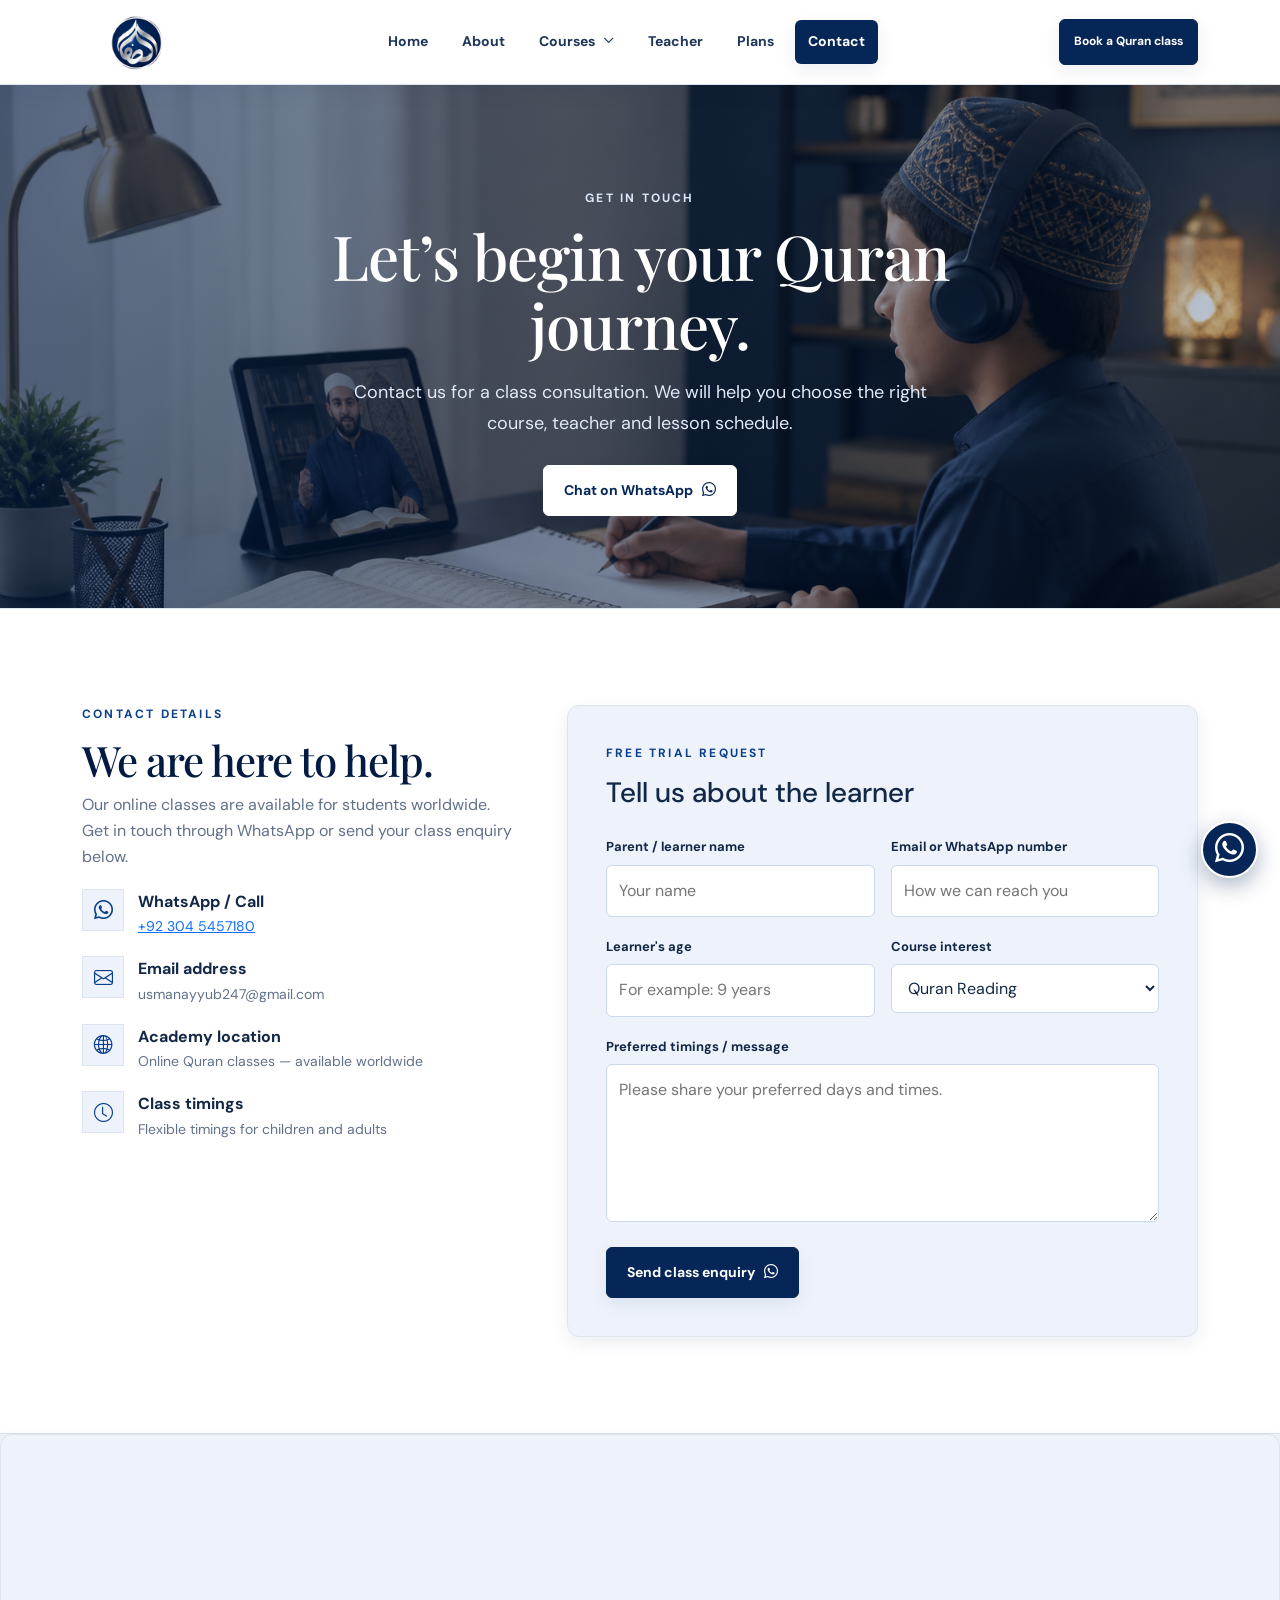
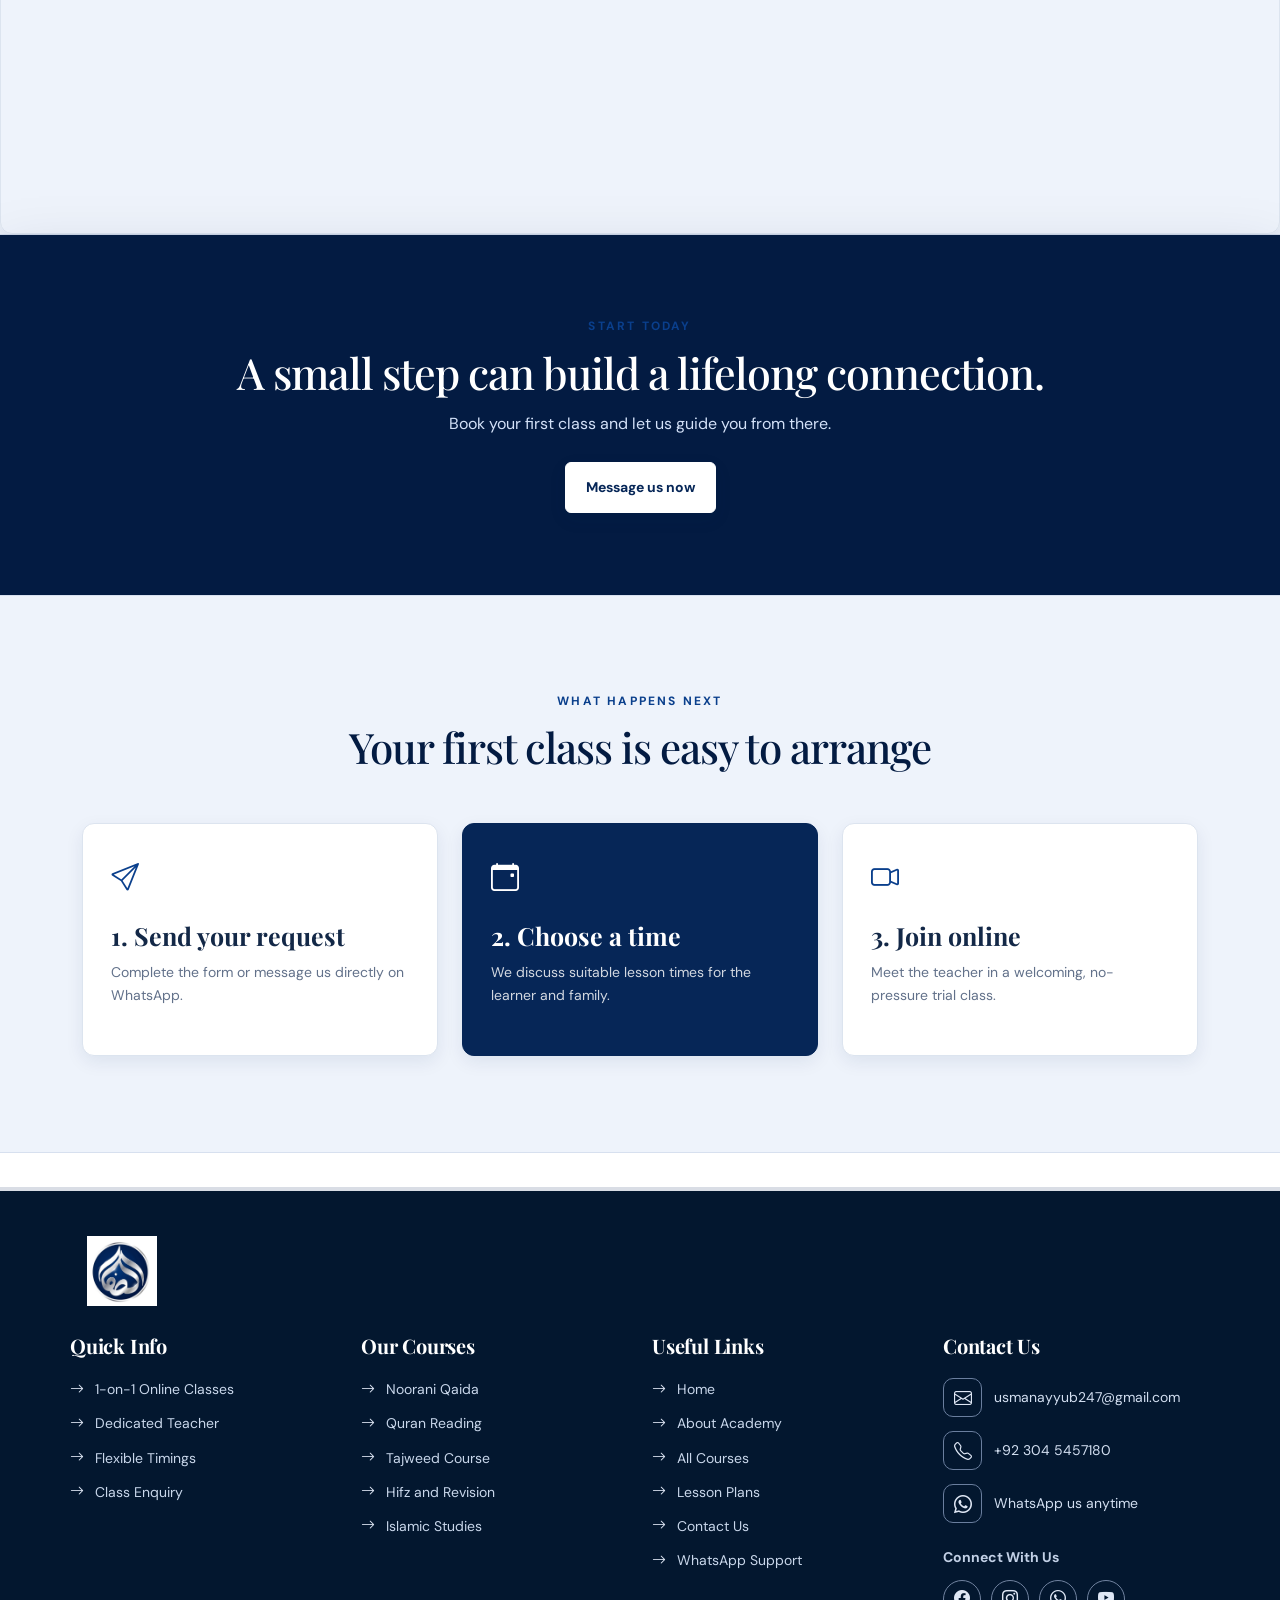
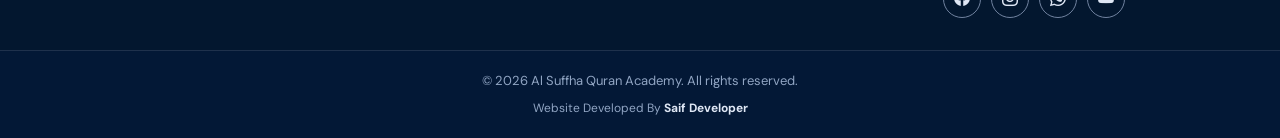
<file: contact.html>
<!doctype html><html lang="en"><head><meta charset="utf-8"><meta name="viewport" content="width=device-width,initial-scale=1"><title>Contact | Al Suffha Quran Academy</title><link href="https://fonts.googleapis.com/css2?family=DM+Sans:wght@400;600;700&family=Playfair+Display:wght@600;700&display=swap" rel="stylesheet"><link href="assets/vendor/bootstrap/css/bootstrap.min.css" rel="stylesheet"><link href="assets/vendor/bootstrap-icons/bootstrap-icons.css" rel="stylesheet"><link href="assets/css/main.css" rel="stylesheet"><link href="assets/css/responsive.css" rel="stylesheet"><link rel="icon" type="image/png" href="assets/img/favicon.png?v=2"><link rel="shortcut icon" href="assets/img/favicon.png?v=2"></head>
<body class="quran-site"><header class="q-header"><div class="container d-flex justify-content-between align-items-center"><a class="q-brand" href="index.html"><span>Al Suffha Quran Academy</span></a><nav class="q-nav"><a href="index.html">Home</a><a href="about.html">About</a><a href="courses.html">Courses</a><a href="trainers.html">Teacher</a><a href="pricing.html">Plans</a><a href="contact.html" class="active">Contact</a></nav><a class="q-button q-button-sm" href="contact.html">Book a Quran class</a></div></header>
<main><section class="q-page-hero"><div class="container"><p class="q-eyebrow">GET IN TOUCH</p><h1>Let’s begin your Quran journey.</h1><p>Contact us for a class consultation. We will help you choose the right course, teacher and lesson schedule.</p><a class="q-button" href="https://wa.me/923045457180" target="_blank">Chat on WhatsApp <i class="bi bi-whatsapp"></i></a></div></section>
<section class="q-section"><div class="container"><div class="row g-5"><div class="col-lg-5"><p class="q-eyebrow">CONTACT DETAILS</p><h2>We are here to help.</h2><p class="q-muted">Our online classes are available for students worldwide. Get in touch through WhatsApp or send your class enquiry below.</p><div class="q-contact-line"><i class="bi bi-whatsapp"></i><div><strong>WhatsApp / Call</strong><span><a href="https://wa.me/923045457180">+92 304 5457180</a></span></div></div><div class="q-contact-line"><i class="bi bi-envelope"></i><div><strong>Email address</strong><span>usmanayyub247@gmail.com</span></div></div><div class="q-contact-line"><i class="bi bi-globe2"></i><div><strong>Academy location</strong><span>Online Quran classes — available worldwide</span></div></div><div class="q-contact-line"><i class="bi bi-clock"></i><div><strong>Class timings</strong><span>Flexible timings for children and adults</span></div></div></div>
<div class="col-lg-7"><form class="q-form" id="contact-form"><p class="q-eyebrow">FREE TRIAL REQUEST</p><h3 class="mb-4">Tell us about the learner</h3><div class="row g-3"><div class="col-md-6"><label for="learner-name">Parent / learner name</label><input id="learner-name" required placeholder="Your name"></div><div class="col-md-6"><label for="contact-number">Email or WhatsApp number</label><input id="contact-number" required placeholder="How we can reach you"></div><div class="col-md-6"><label for="learner-age">Learner's age</label><input id="learner-age" placeholder="For example: 9 years"></div><div class="col-md-6"><label for="course">Course interest</label><select id="course"><option>Quran Reading</option><option>Tajweed</option><option>Hifz & Revision</option><option>Islamic Studies</option></select></div><div class="col-12"><label for="message">Preferred timings / message</label><textarea id="message" rows="5" placeholder="Please share your preferred days and times."></textarea></div><div class="col-12"><button class="q-button" type="submit">Send class enquiry <i class="bi bi-whatsapp"></i></button></div></div></form></div></div></div></section>
<section class="q-soft"><iframe class="q-map" title="Pakistan map" src="https://www.google.com/maps?q=Pakistan&output=embed" loading="lazy"></iframe></section>
<section class="q-cta"><div class="container"><p class="q-eyebrow">START TODAY</p><h2>A small step can build a lifelong connection.</h2><p>Book your first class and let us guide you from there.</p><a class="q-button q-button-light" href="https://wa.me/923045457180" target="_blank">Message us now</a></div></section><section class="q-section q-soft extra-content"><div class="container"><div class="q-section-head"><p class="q-eyebrow">WHAT HAPPENS NEXT</p><h2>Your first class is easy to arrange</h2></div><div class="row g-4"><div class="col-md-4"><article class="q-program"><i class="bi bi-send"></i><h3>1. Send your request</h3><p>Complete the form or message us directly on WhatsApp.</p></article></div><div class="col-md-4"><article class="q-program featured"><i class="bi bi-calendar-event"></i><h3>2. Choose a time</h3><p>We discuss suitable lesson times for the learner and family.</p></article></div><div class="col-md-4"><article class="q-program"><i class="bi bi-camera-video"></i><h3>3. Join online</h3><p>Meet the teacher in a welcoming, no-pressure trial class.</p></article></div></div></div></section></main>
<footer class="q-footer"><div class="container"><div class="row gy-4"><div class="col-lg-5"><h4>Al Suffha Quran Academy</h4><p>Personal online Quran learning for children and adults. Learn with purpose, grow with faith.</p></div><div class="col-6 col-lg-2"><h4>Explore</h4><ul><li><a href="about.html">About us</a></li><li><a href="courses.html">Our courses</a></li><li><a href="trainers.html">Teacher</a></li></ul></div><div class="col-6 col-lg-2"><h4>Support</h4><ul><li><a href="contact.html">Class consultation</a></li><li><a href="pricing.html">Lesson plans</a></li><li><a href="https://wa.me/923045457180">WhatsApp us</a></li></ul></div><div class="col-lg-3"><h4>Contact</h4><p>+92 304 5457180<br>usmanayyub247@gmail.com<br>Online — Worldwide</p></div></div><div class="q-footer-bottom">© 2026 Al Suffha Quran Academy. All rights reserved.</div></div></footer>
<script>document.getElementById('contact-form').addEventListener('submit',function(e){e.preventDefault();const v=id=>document.getElementById(id).value.trim();const text='Assalamu Alaikum, I would like to enquire about paid Quran classes. Please share available timings and lesson fee details.\n\n*Parent / learner name:* '+v('learner-name')+'\n*Contact:* '+v('contact-number')+'\n*Learner age:* '+(v('learner-age')||'Not provided')+'\n*Course interest:* '+v('course')+'\n*Preferred timings / message:* '+(v('message')||'Not provided');window.open('https://wa.me/923045457180?text='+encodeURIComponent(text),'_blank')});</script><script src="assets/js/quran-mobile.js"></script></body></html>
</file>
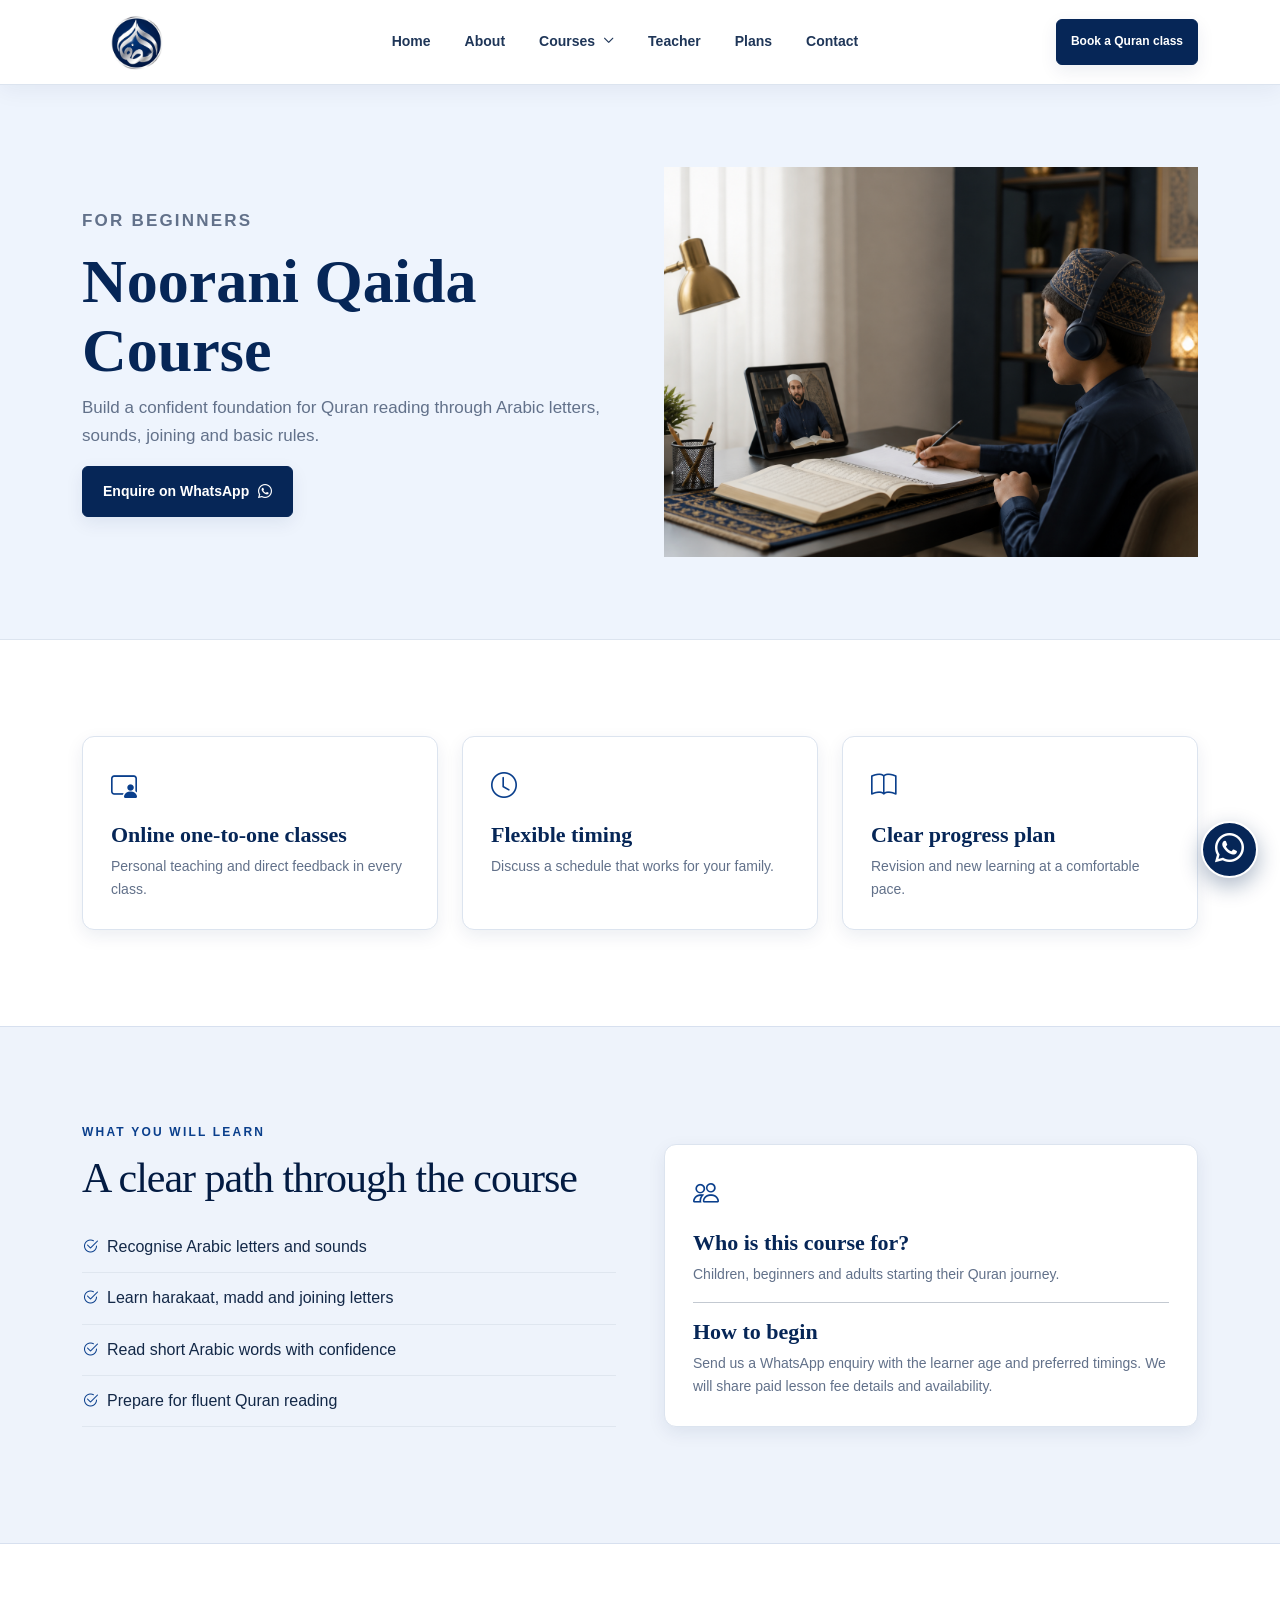
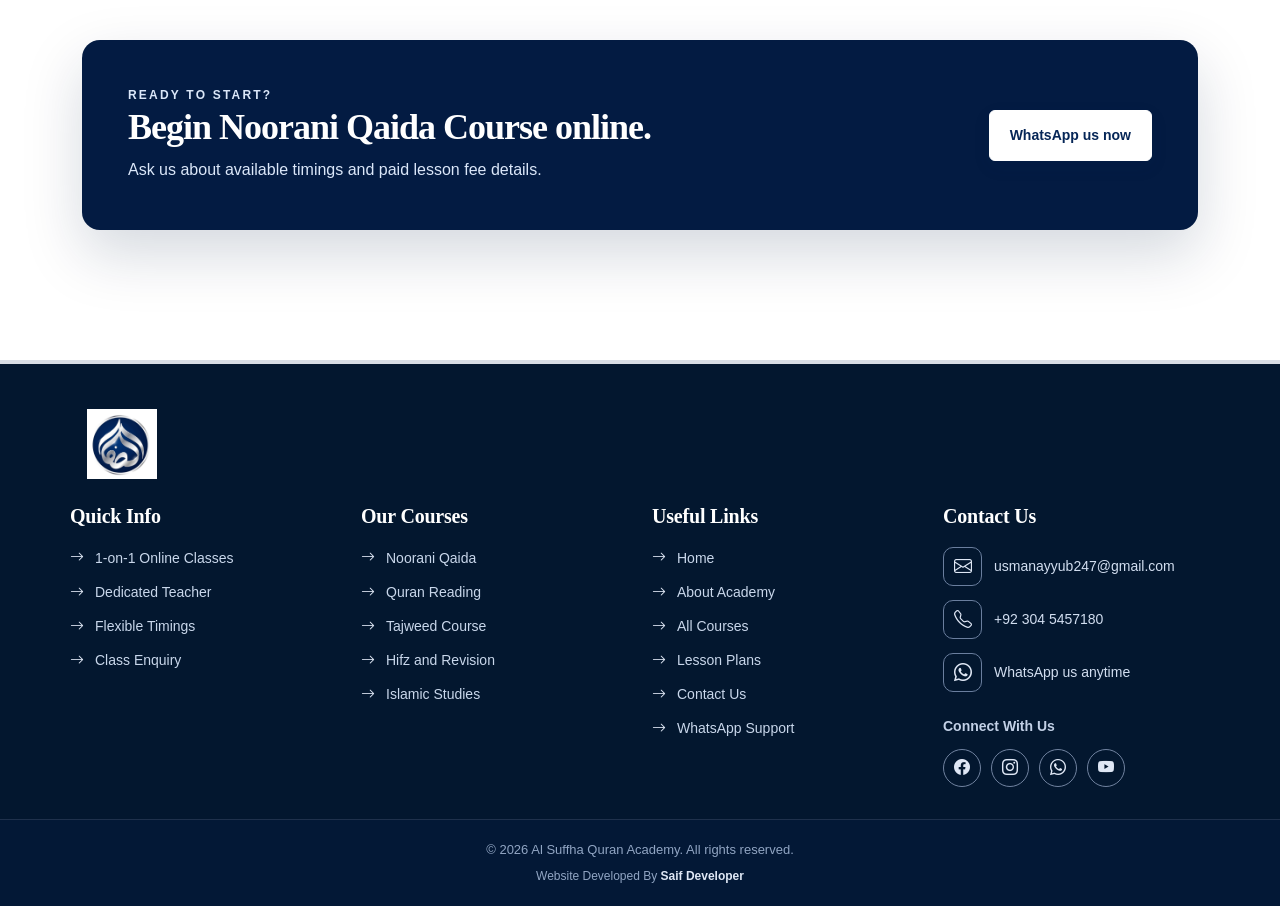
<file: course-details.html>
<!doctype html><html><head><meta charset="utf-8"><meta name="viewport" content="width=device-width,initial-scale=1"><title>Course Details | Al Suffha Quran Academy</title><link href="assets/vendor/bootstrap/css/bootstrap.min.css" rel="stylesheet"><link href="assets/vendor/bootstrap-icons/bootstrap-icons.css" rel="stylesheet"><link href="assets/css/main.css" rel="stylesheet"><link href="assets/css/responsive.css" rel="stylesheet"><link rel="icon" type="image/png" href="assets/img/favicon.png?v=2"><link rel="shortcut icon" href="assets/img/favicon.png?v=2"></head><body class="quran-site"><header class="q-header"><div class="container d-flex justify-content-between align-items-center"><a class="q-brand" href="index.html"><span>Al Suffha Quran Academy</span></a><nav class="q-nav"><a href="index.html">Home</a><a href="about.html">About</a><a href="courses.html">Courses</a><a href="trainers.html">Teacher</a><a href="pricing.html">Plans</a><a href="contact.html">Contact</a></nav><a class="q-button q-button-sm" href="contact.html">Book a Quran class</a></div></header><main><section class="q-page-hero"><div class="container"><p class="q-eyebrow">QURAN PROGRAMS</p><h1>Personal online Quran lessons.</h1><p>Visit our course page to see available programs and request a class consultation.</p><a href="courses.html" class="q-button">View courses</a></div></section><section class="q-section q-soft extra-content"><div class="container"><div class="q-section-head"><p class="q-eyebrow">AL SUFFHA QURAN ACADEMY</p><h2>Learn with confidence, from anywhere.</h2><p>Our welcoming online Quran classes help children and adults make meaningful progress at a comfortable pace.</p></div><div class="row g-4"><div class="col-md-4"><article class="q-program"><i class="bi bi-book"></i><h3>Personal learning</h3><p>Lessons are tailored around your level and goals.</p></article></div><div class="col-md-4"><article class="q-program featured"><i class="bi bi-person-video3"></i><h3>Live teaching</h3><p>Join a teacher online from the comfort of home.</p></article></div><div class="col-md-4"><article class="q-program"><i class="bi bi-whatsapp"></i><h3>Easy to begin</h3><p>Message us to book a initial class consultation.</p></article></div></div><div class="text-center mt-5"><a class="q-button" href="contact.html">Request your Quran class</a></div></div></section></main><footer class="q-footer"><div class="container"><div class="row gy-4"><div class="col-lg-5"><h4>Al Suffha Quran Academy</h4><p>Personal online Quran learning for children and adults. Learn with purpose, grow with faith.</p></div><div class="col-6 col-lg-2"><h4>Explore</h4><ul><li><a href="about.html">About us</a></li><li><a href="courses.html">Our courses</a></li><li><a href="trainers.html">Teacher</a></li></ul></div><div class="col-6 col-lg-2"><h4>Support</h4><ul><li><a href="contact.html">Class consultation</a></li><li><a href="pricing.html">Lesson plans</a></li><li><a href="https://wa.me/923045457180">WhatsApp us</a></li></ul></div><div class="col-lg-3"><h4>Contact</h4><p>+92 304 5457180<br>usmanayyub247@gmail.com<br>Online — Worldwide</p></div></div><div class="q-footer-bottom">© 2026 Al Suffha Quran Academy. All rights reserved.</div></div></footer><script src="assets/js/quran-mobile.js"></script></body></html>
</file>
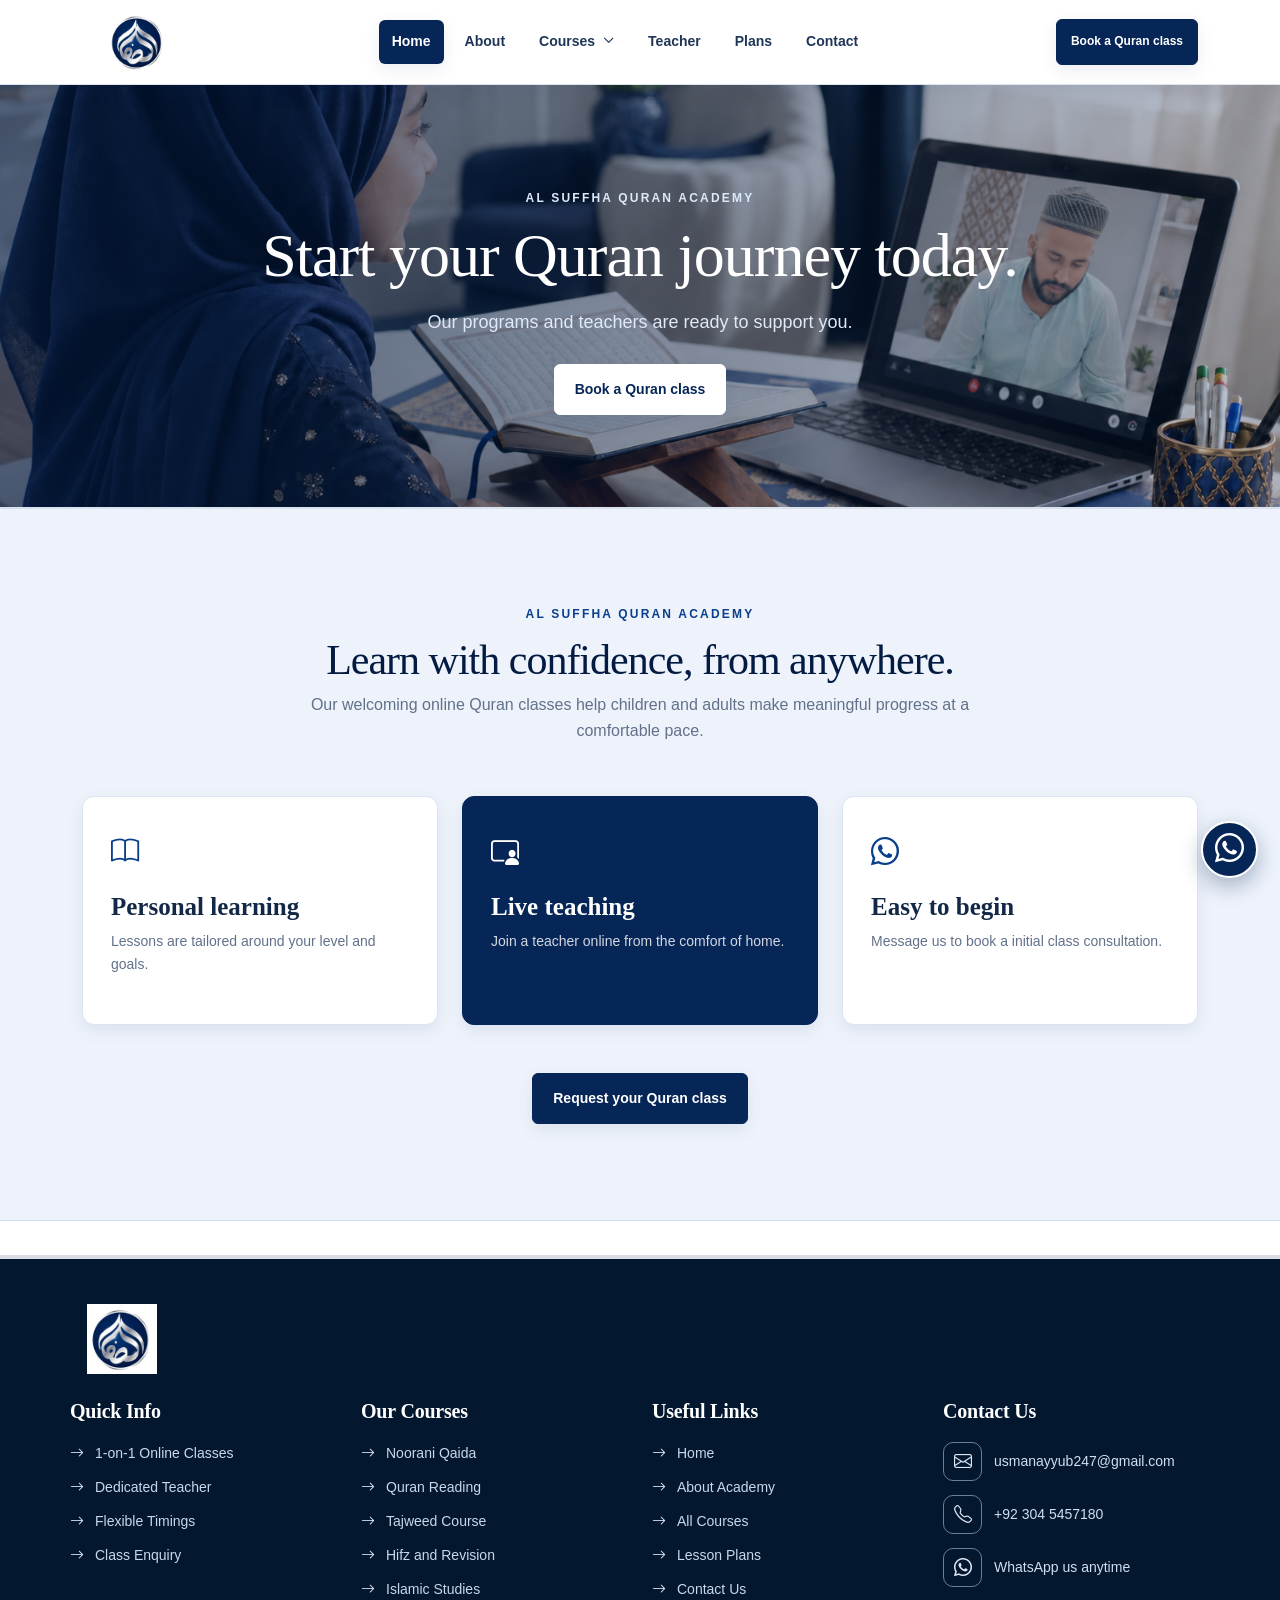
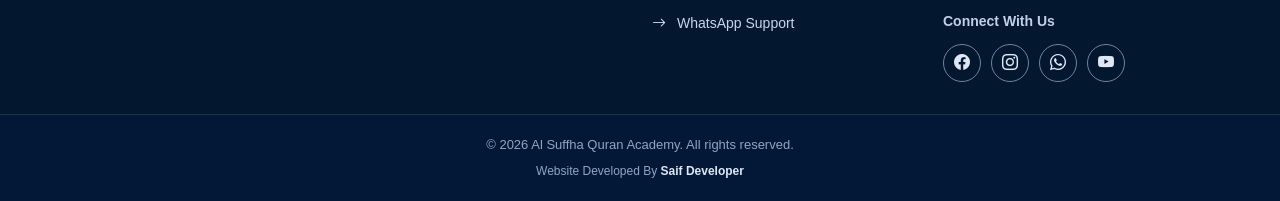
<file: events.html>
<!doctype html><html><head><meta charset="utf-8"><meta name="viewport" content="width=device-width,initial-scale=1"><title>Al Suffha Quran Academy</title><link href="assets/vendor/bootstrap/css/bootstrap.min.css" rel="stylesheet"><link href="assets/vendor/bootstrap-icons/bootstrap-icons.css" rel="stylesheet"><link href="assets/css/main.css" rel="stylesheet"><link href="assets/css/responsive.css" rel="stylesheet"><link rel="icon" type="image/png" href="assets/img/favicon.png?v=2"><link rel="shortcut icon" href="assets/img/favicon.png?v=2"></head><body class="quran-site"><header class="q-header"><div class="container d-flex justify-content-between align-items-center"><a class="q-brand" href="index.html"><span>Al Suffha Quran Academy</span></a><nav class="q-nav"><a class="active" href="index.html">Home</a><a href="about.html">About</a><a href="courses.html">Courses</a><a href="trainers.html">Teacher</a><a href="pricing.html">Plans</a><a href="contact.html">Contact</a></nav><a class="q-button q-button-sm" href="contact.html">Book a Quran class</a></div></header><main><section class="q-page-hero"><div class="container"><p class="q-eyebrow">AL SUFFHA QURAN ACADEMY</p><h1>Start your Quran journey today.</h1><p>Our programs and teachers are ready to support you.</p><a href="contact.html" class="q-button">Book a Quran class</a></div></section><section class="q-section q-soft extra-content"><div class="container"><div class="q-section-head"><p class="q-eyebrow">AL SUFFHA QURAN ACADEMY</p><h2>Learn with confidence, from anywhere.</h2><p>Our welcoming online Quran classes help children and adults make meaningful progress at a comfortable pace.</p></div><div class="row g-4"><div class="col-md-4"><article class="q-program"><i class="bi bi-book"></i><h3>Personal learning</h3><p>Lessons are tailored around your level and goals.</p></article></div><div class="col-md-4"><article class="q-program featured"><i class="bi bi-person-video3"></i><h3>Live teaching</h3><p>Join a teacher online from the comfort of home.</p></article></div><div class="col-md-4"><article class="q-program"><i class="bi bi-whatsapp"></i><h3>Easy to begin</h3><p>Message us to book a initial class consultation.</p></article></div></div><div class="text-center mt-5"><a class="q-button" href="contact.html">Request your Quran class</a></div></div></section></main><footer class="q-footer"><div class="container"><div class="row gy-4"><div class="col-lg-5"><h4>Al Suffha Quran Academy</h4><p>Personal online Quran learning for children and adults. Learn with purpose, grow with faith.</p></div><div class="col-6 col-lg-2"><h4>Explore</h4><ul><li><a href="about.html">About us</a></li><li><a href="courses.html">Our courses</a></li><li><a href="trainers.html">Teacher</a></li></ul></div><div class="col-6 col-lg-2"><h4>Support</h4><ul><li><a href="contact.html">Class consultation</a></li><li><a href="pricing.html">Lesson plans</a></li><li><a href="https://wa.me/923045457180">WhatsApp us</a></li></ul></div><div class="col-lg-3"><h4>Contact</h4><p>+92 304 5457180<br>usmanayyub247@gmail.com<br>Online — Worldwide</p></div></div><div class="q-footer-bottom">© 2026 Al Suffha Quran Academy. All rights reserved.</div></div></footer><script src="assets/js/quran-mobile.js"></script></body></html>
</file>
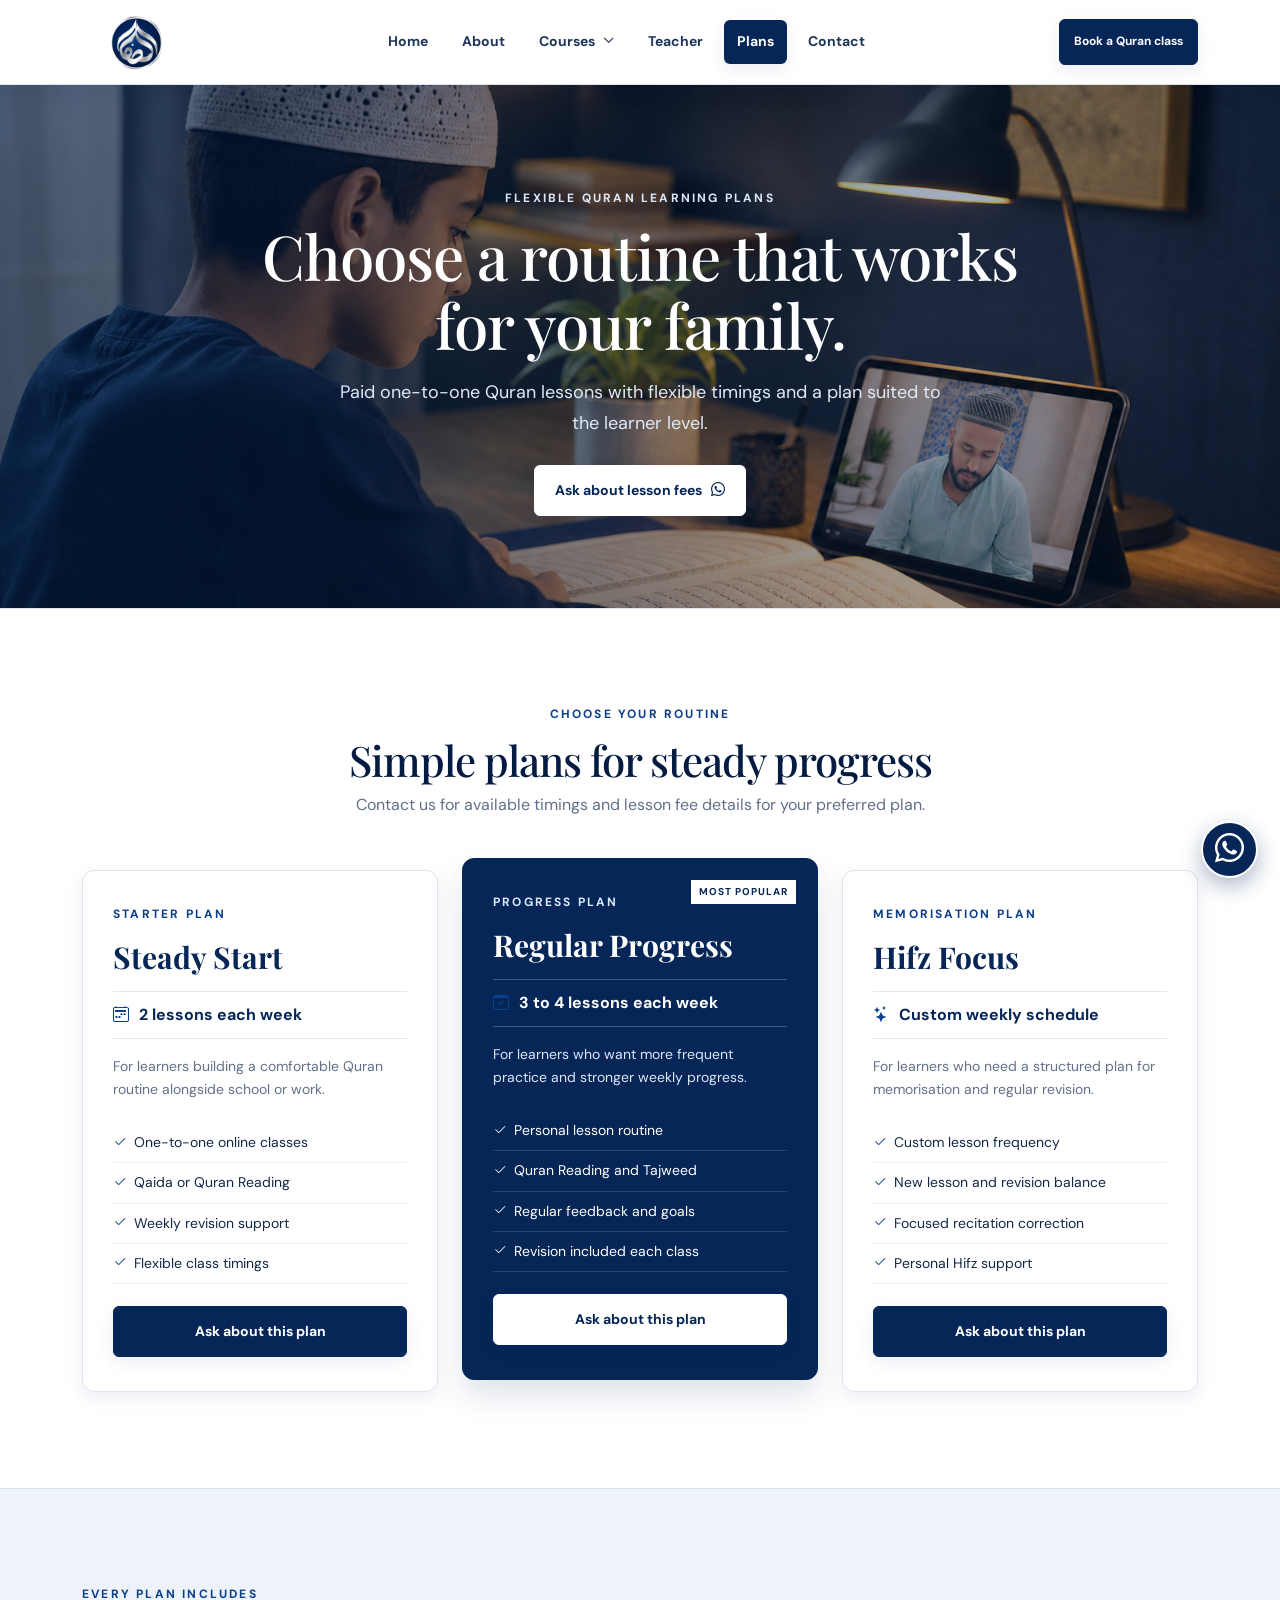
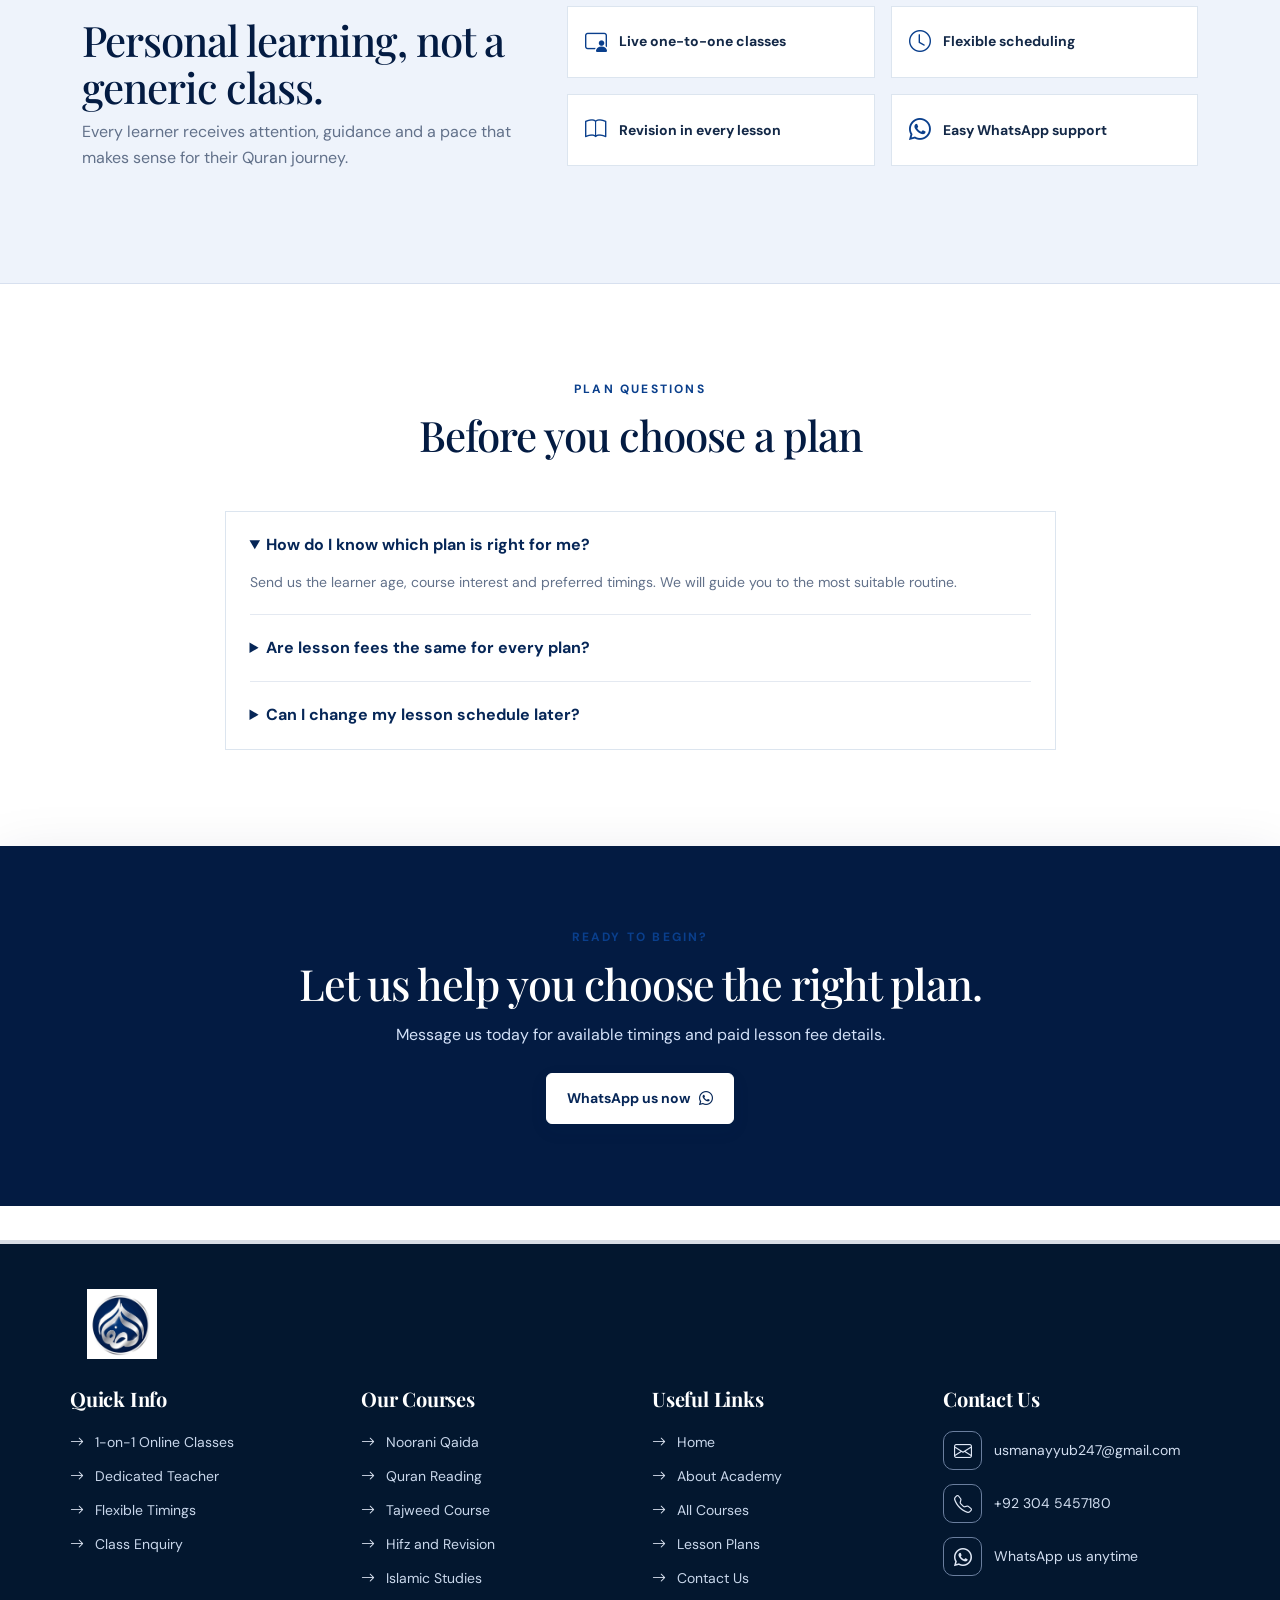
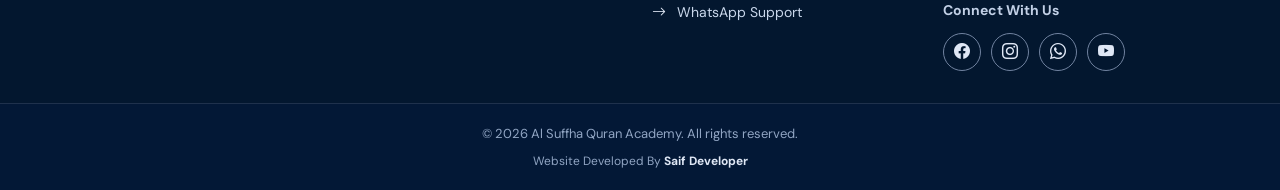
<file: pricing.html>
<!doctype html><html><head><meta charset="utf-8"><meta name="viewport" content="width=device-width,initial-scale=1"><title>Plans | Al Suffha Quran Academy</title><link href="https://fonts.googleapis.com/css2?family=DM+Sans:wght@400;600;700&family=Playfair+Display:wght@600;700&display=swap" rel="stylesheet"><link href="assets/vendor/bootstrap/css/bootstrap.min.css" rel="stylesheet"><link href="assets/vendor/bootstrap-icons/bootstrap-icons.css" rel="stylesheet"><link href="assets/css/main.css" rel="stylesheet"><link href="assets/css/responsive.css" rel="stylesheet"><link rel="icon" type="image/png" href="assets/img/favicon.png?v=2"><link rel="shortcut icon" href="assets/img/favicon.png?v=2"><style>.plan-card{height:100%;padding:34px 30px;border:1px solid #dce5ef;background:#fff;position:relative}.plan-card h3{font:700 30px Playfair Display,serif;color:var(--navy);margin:8px 0 14px}.plan-frequency{padding:10px 0;border-top:1px solid #e2e8f1;border-bottom:1px solid #e2e8f1;font-weight:700;color:var(--navy)}.plan-frequency i{color:var(--blue);margin-right:6px}.plan-card>p:not(.q-eyebrow):not(.plan-frequency){color:var(--muted);font-size:14px}.plan-card ul{list-style:none;padding:0;margin:22px 0}.plan-card li{padding:8px 0;font-size:14px;border-bottom:1px solid #eef1f5}.plan-card li i{color:var(--blue);margin-right:7px}.plan-button{width:100%;justify-content:center}.plan-card-featured{background:linear-gradient(145deg,var(--navy),var(--blue));border-color:var(--navy);color:#fff;transform:translateY(-12px);box-shadow:0 15px 30px #06265722}.plan-card-featured h3,.plan-card-featured .plan-frequency{color:#fff}.plan-card-featured .q-eyebrow{color:#dce8fd}.plan-card-featured>p:not(.q-eyebrow):not(.plan-frequency){color:#dce7f8}.plan-card-featured .plan-frequency{border-color:#ffffff3b}.plan-card-featured li{border-color:#ffffff23}.plan-card-featured li i{color:#dce8ff}.plan-badge{position:absolute;right:21px;top:21px;padding:4px 8px;background:#fff;color:var(--navy);font-size:10px;font-weight:700;letter-spacing:1px}.plan-feature{display:flex;align-items:center;gap:12px;padding:17px;background:#fff;border:1px solid #dce5ef;font-weight:700;font-size:14px}.plan-feature i{font-size:22px;color:var(--blue)}.plan-faq{border:1px solid #dce5ef;padding:0 24px}.plan-faq details{padding:20px 0;border-bottom:1px solid #e4e9f1}.plan-faq details:last-child{border:0}.plan-faq summary{font-weight:700;color:var(--navy);cursor:pointer}.plan-faq p{color:var(--muted);font-size:14px;margin:12px 0 0}@media(max-width:991px){.plan-card-featured{transform:none}}@media(max-width:575px){.plan-card{padding:27px 20px}.plan-card h3{font-size:27px}}</style></head><body class="quran-site"><header class="q-header"><div class="container d-flex justify-content-between align-items-center"><a class="q-brand" href="index.html"><span>Al Suffha Quran Academy</span></a><nav class="q-nav"><a href="index.html">Home</a><a href="about.html">About</a><a href="courses.html">Courses</a><a href="trainers.html">Teacher</a><a href="pricing.html" class="active">Plans</a><a href="contact.html">Contact</a></nav><a class="q-button q-button-sm" href="contact.html">Book a Quran class</a></div></header><main><section class="q-page-hero plans-hero"><div class="container"><p class="q-eyebrow">FLEXIBLE QURAN LEARNING PLANS</p><h1>Choose a routine that works for your family.</h1><p>Paid one-to-one Quran lessons with flexible timings and a plan suited to the learner level.</p><a class="q-button" href="https://wa.me/923045457180">Ask about lesson fees <i class="bi bi-whatsapp"></i></a></div></section><section class="q-section"><div class="container"><div class="q-section-head"><p class="q-eyebrow">CHOOSE YOUR ROUTINE</p><h2>Simple plans for steady progress</h2><p>Contact us for available timings and lesson fee details for your preferred plan.</p></div><div class="row g-4 align-items-stretch"><div class="col-lg-4"><article class="plan-card"><p class="q-eyebrow">STARTER PLAN</p><h3>Steady Start</h3><p class="plan-frequency"><i class="bi bi-calendar2-week"></i> 2 lessons each week</p><p>For learners building a comfortable Quran routine alongside school or work.</p><ul><li><i class="bi bi-check2"></i>One-to-one online classes</li><li><i class="bi bi-check2"></i>Qaida or Quran Reading</li><li><i class="bi bi-check2"></i>Weekly revision support</li><li><i class="bi bi-check2"></i>Flexible class timings</li></ul><a class="q-button plan-button" href="contact.html">Ask about this plan</a></article></div><div class="col-lg-4"><article class="plan-card plan-card-featured"><span class="plan-badge">MOST POPULAR</span><p class="q-eyebrow">PROGRESS PLAN</p><h3>Regular Progress</h3><p class="plan-frequency"><i class="bi bi-calendar-check"></i> 3 to 4 lessons each week</p><p>For learners who want more frequent practice and stronger weekly progress.</p><ul><li><i class="bi bi-check2"></i>Personal lesson routine</li><li><i class="bi bi-check2"></i>Quran Reading and Tajweed</li><li><i class="bi bi-check2"></i>Regular feedback and goals</li><li><i class="bi bi-check2"></i>Revision included each class</li></ul><a class="q-button q-button-light plan-button" href="contact.html">Ask about this plan</a></article></div><div class="col-lg-4"><article class="plan-card"><p class="q-eyebrow">MEMORISATION PLAN</p><h3>Hifz Focus</h3><p class="plan-frequency"><i class="bi bi-stars"></i> Custom weekly schedule</p><p>For learners who need a structured plan for memorisation and regular revision.</p><ul><li><i class="bi bi-check2"></i>Custom lesson frequency</li><li><i class="bi bi-check2"></i>New lesson and revision balance</li><li><i class="bi bi-check2"></i>Focused recitation correction</li><li><i class="bi bi-check2"></i>Personal Hifz support</li></ul><a class="q-button plan-button" href="contact.html">Ask about this plan</a></article></div></div></div></section><section class="q-section q-soft"><div class="container"><div class="row align-items-center g-5"><div class="col-lg-5"><p class="q-eyebrow">EVERY PLAN INCLUDES</p><h2>Personal learning, not a generic class.</h2><p class="q-muted">Every learner receives attention, guidance and a pace that makes sense for their Quran journey.</p></div><div class="col-lg-7"><div class="row g-3"><div class="col-sm-6"><div class="plan-feature"><i class="bi bi-person-video3"></i><span>Live one-to-one classes</span></div></div><div class="col-sm-6"><div class="plan-feature"><i class="bi bi-clock"></i><span>Flexible scheduling</span></div></div><div class="col-sm-6"><div class="plan-feature"><i class="bi bi-book"></i><span>Revision in every lesson</span></div></div><div class="col-sm-6"><div class="plan-feature"><i class="bi bi-whatsapp"></i><span>Easy WhatsApp support</span></div></div></div></div></div></div></section><section class="q-section"><div class="container"><div class="q-section-head"><p class="q-eyebrow">PLAN QUESTIONS</p><h2>Before you choose a plan</h2></div><div class="row justify-content-center"><div class="col-lg-9"><div class="plan-faq"><details open><summary>How do I know which plan is right for me?</summary><p>Send us the learner age, course interest and preferred timings. We will guide you to the most suitable routine.</p></details><details><summary>Are lesson fees the same for every plan?</summary><p>Fees depend on the chosen course and class frequency. Message us on WhatsApp for current fee details.</p></details><details><summary>Can I change my lesson schedule later?</summary><p>Yes. If your routine changes, contact us and we will try to arrange a suitable updated schedule.</p></details></div></div></div></div></section><section class="q-cta"><div class="container"><p class="q-eyebrow">READY TO BEGIN?</p><h2>Let us help you choose the right plan.</h2><p>Message us today for available timings and paid lesson fee details.</p><a class="q-button q-button-light" href="https://wa.me/923045457180">WhatsApp us now <i class="bi bi-whatsapp"></i></a></div></section></main><footer class="q-footer"><div class="container"><div class="row gy-4"><div class="col-lg-5"><h4>Al Suffha Quran Academy</h4><p>Personal online Quran learning for children and adults. Learn with purpose, grow with faith.</p></div><div class="col-6 col-lg-2"><h4>Explore</h4><ul><li><a href="about.html">About us</a></li><li><a href="courses.html">Our courses</a></li><li><a href="trainers.html">Teacher</a></li></ul></div><div class="col-6 col-lg-2"><h4>Support</h4><ul><li><a href="contact.html">Class consultation</a></li><li><a href="pricing.html">Lesson plans</a></li><li><a href="https://wa.me/923045457180">WhatsApp us</a></li></ul></div><div class="col-lg-3"><h4>Contact</h4><p>+92 304 5457180<br>usmanayyub247@gmail.com<br>Online — Worldwide</p></div></div><div class="q-footer-bottom">© 2026 Al Suffha Quran Academy. All rights reserved.</div></div></footer><script src="assets/js/quran-mobile.js"></script></body></html>
</file>
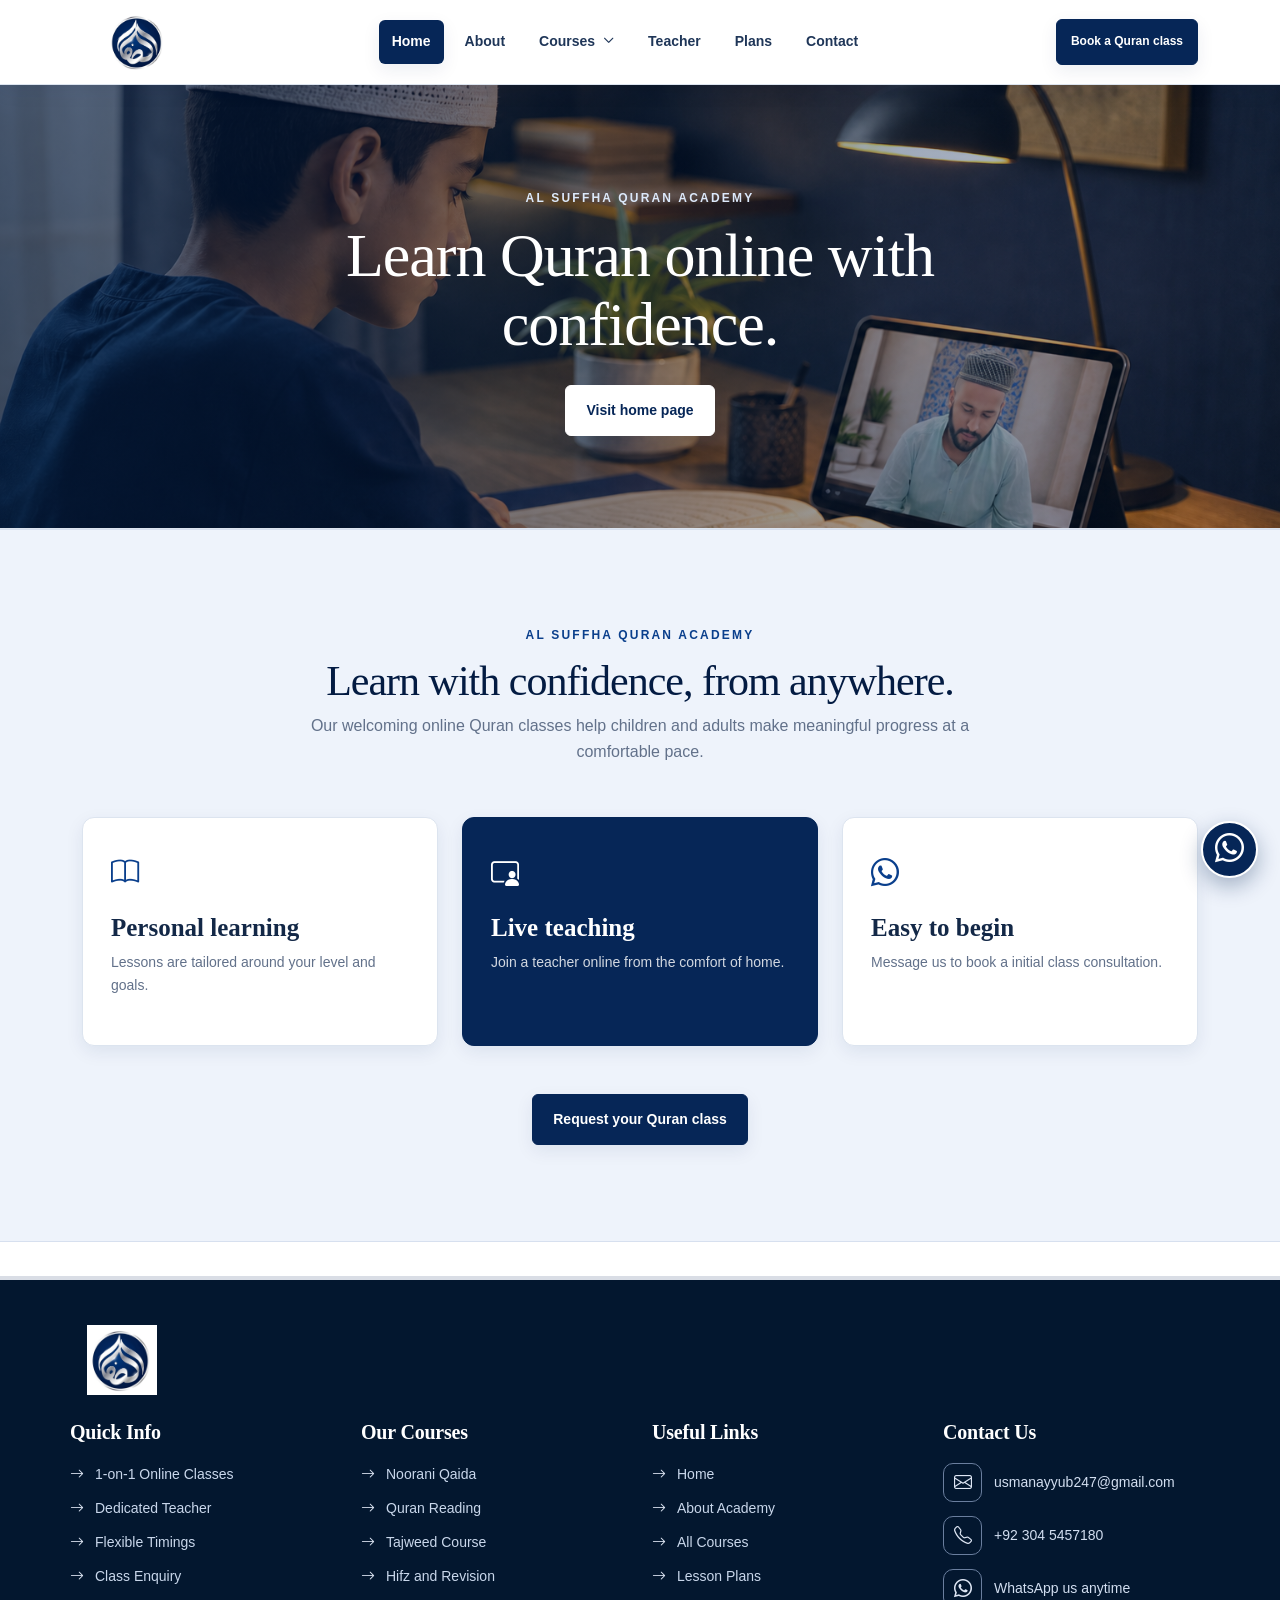
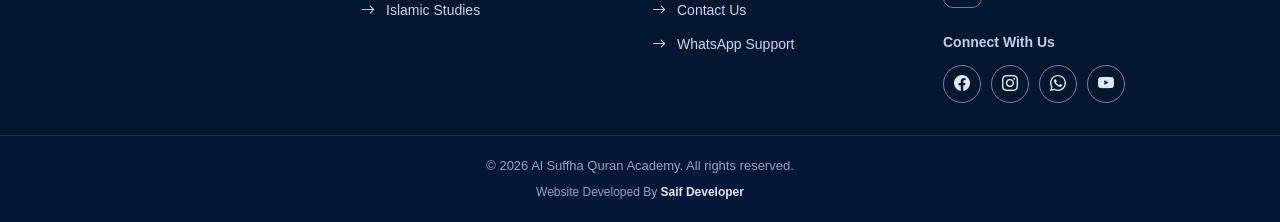
<file: starter-page.html>
<!doctype html><html><head><meta charset="utf-8"><meta name="viewport" content="width=device-width,initial-scale=1"><title>Al Suffha Quran Academy</title><link href="assets/vendor/bootstrap/css/bootstrap.min.css" rel="stylesheet"><link href="assets/vendor/bootstrap-icons/bootstrap-icons.css" rel="stylesheet"><link href="assets/css/main.css" rel="stylesheet"><link href="assets/css/responsive.css" rel="stylesheet"><link rel="icon" type="image/png" href="assets/img/favicon.png?v=2"><link rel="shortcut icon" href="assets/img/favicon.png?v=2"></head><body class="quran-site"><header class="q-header"><div class="container d-flex justify-content-between align-items-center"><a class="q-brand" href="index.html"><span>Al Suffha Quran Academy</span></a><nav class="q-nav"><a class="active" href="index.html">Home</a><a href="about.html">About</a><a href="courses.html">Courses</a><a href="trainers.html">Teacher</a><a href="pricing.html">Plans</a><a href="contact.html">Contact</a></nav><a class="q-button q-button-sm" href="contact.html">Book a Quran class</a></div></header><main><section class="q-page-hero"><div class="container"><p class="q-eyebrow">AL SUFFHA QURAN ACADEMY</p><h1>Learn Quran online with confidence.</h1><a href="index.html" class="q-button">Visit home page</a></div></section><section class="q-section q-soft extra-content"><div class="container"><div class="q-section-head"><p class="q-eyebrow">AL SUFFHA QURAN ACADEMY</p><h2>Learn with confidence, from anywhere.</h2><p>Our welcoming online Quran classes help children and adults make meaningful progress at a comfortable pace.</p></div><div class="row g-4"><div class="col-md-4"><article class="q-program"><i class="bi bi-book"></i><h3>Personal learning</h3><p>Lessons are tailored around your level and goals.</p></article></div><div class="col-md-4"><article class="q-program featured"><i class="bi bi-person-video3"></i><h3>Live teaching</h3><p>Join a teacher online from the comfort of home.</p></article></div><div class="col-md-4"><article class="q-program"><i class="bi bi-whatsapp"></i><h3>Easy to begin</h3><p>Message us to book a initial class consultation.</p></article></div></div><div class="text-center mt-5"><a class="q-button" href="contact.html">Request your Quran class</a></div></div></section></main><footer class="q-footer"><div class="container"><div class="row gy-4"><div class="col-lg-5"><h4>Al Suffha Quran Academy</h4><p>Personal online Quran learning for children and adults. Learn with purpose, grow with faith.</p></div><div class="col-6 col-lg-2"><h4>Explore</h4><ul><li><a href="about.html">About us</a></li><li><a href="courses.html">Our courses</a></li><li><a href="trainers.html">Teacher</a></li></ul></div><div class="col-6 col-lg-2"><h4>Support</h4><ul><li><a href="contact.html">Class consultation</a></li><li><a href="pricing.html">Lesson plans</a></li><li><a href="https://wa.me/923045457180">WhatsApp us</a></li></ul></div><div class="col-lg-3"><h4>Contact</h4><p>+92 304 5457180<br>usmanayyub247@gmail.com<br>Online — Worldwide</p></div></div><div class="q-footer-bottom">© 2026 Al Suffha Quran Academy. All rights reserved.</div></div></footer><script src="assets/js/quran-mobile.js"></script></body></html>
</file>
<file: assets/css/main.css>
:root{--navy:#062657;--navy-deep:#031b42;--blue:#0a3f8c;--silver:#d9dde5;--silver-dark:#9fa8b8;--cream:#f6f8fc;--soft:#eef3fb;--text:#132847;--muted:#62718a}*{box-sizing:border-box}body.quran-site{margin:0;padding-top:85px;color:var(--text);font:16px/1.65 'DM Sans',Arial,sans-serif}.q-header{position:fixed;top:0;right:0;left:0;z-index:1000;background:#fffffff5;padding:11px 0;border-bottom:1px solid #dce3ee;backdrop-filter:blur(12px)}.q-brand{display:block;width:112px;height:62px;background:url('../img/al-suffha-logo.png') center/contain no-repeat;text-decoration:none}.q-brand>span{display:none}.q-nav{display:flex;gap:25px}.q-nav a{color:#1f3658;text-decoration:none;font-size:14px;font-weight:700}.q-nav a:hover,.q-nav .active{color:var(--blue)}.q-button{display:inline-flex;gap:9px;align-items:center;padding:13px 20px;background:var(--navy);border:1px solid var(--navy);border-radius:3px;color:#fff;text-decoration:none;font-size:14px;font-weight:700;box-shadow:0 5px 13px #06265720}.q-button:hover{background:var(--blue);border-color:var(--blue);color:#fff}.q-button-sm{padding:9px 14px;font-size:12px}.q-eyebrow{margin:0 0 12px;color:var(--blue);font-size:11px;font-weight:700;letter-spacing:2px}.q-hero{padding:110px 0 95px;background:linear-gradient(120deg,#f7f9fd,#e7eef9);position:relative;overflow:hidden}.q-hero:before{content:'';position:absolute;inset:0;background-image:radial-gradient(#0a3f8c44 1px,transparent 1px);background-size:27px 27px;mask-image:linear-gradient(90deg,transparent 20%,#000)}.q-hero h1,.q-page-hero h1,.q-section h2,.q-cta h2{font-family:'Playfair Display',serif;letter-spacing:-1px}.q-hero h1{font-size:clamp(45px,5vw,70px);line-height:1.08}.q-hero h1 em{color:var(--blue)}.q-lead,.q-page-hero>div>p:not(.q-eyebrow){color:var(--muted);font-size:18px;max-width:630px;margin:24px 0}.q-link{padding:13px 2px;color:var(--navy);font-weight:700;text-decoration:none}.q-trust{display:flex;gap:22px;flex-wrap:wrap;margin-top:34px;font-size:13px}.q-trust i{color:var(--blue)}.q-hero-card{background:linear-gradient(145deg,var(--navy),var(--blue));color:#fff;padding:55px 38px;box-shadow:18px 18px var(--silver)}.q-hero-card p{font-size:11px;color:#dbe6f7;letter-spacing:1.5px;text-transform:uppercase}.arabic{direction:rtl;font:38px serif;margin:30px 0 7px}.q-card-line{height:1px;background:#ffffff55;margin:28px 0}.q-section{padding:90px 0}.q-section h2{font-size:42px;line-height:1.2}.q-section-head{max-width:630px;margin:0 auto 45px;text-align:center}.q-section-head>p:last-child,.q-muted{color:var(--muted)}.q-program,.q-info-card{height:100%;padding:32px 28px;border:1px solid #dce4ef;background:#fff;transition:.2s}.q-program:hover,.q-info-card:hover{box-shadow:0 15px 35px #06265714;transform:translateY(-4px)}.q-program>i,.q-info-card>i{font-size:28px;color:var(--blue)}.q-program h3,.q-info-card h3{font:700 25px 'Playfair Display',serif;margin:17px 0 9px}.q-program p,.q-info-card p{color:var(--muted);font-size:14px}.q-program.featured{background:linear-gradient(145deg,var(--navy),var(--blue));color:#fff;border-color:var(--navy)}.q-program.featured p{color:#ffffffcf}.q-program a{color:var(--blue);font-weight:700;text-decoration:none}.q-program.featured a{color:#dbe8ff}.q-soft{background:var(--soft)}.q-steps>div{display:flex;gap:20px;padding:17px 0;border-bottom:1px solid #ced9e8}.q-steps b{color:var(--blue);font:24px 'Playfair Display',serif}.q-steps small{display:block;color:var(--muted)}.q-page-hero{padding:92px 0 82px;text-align:center;background:linear-gradient(130deg,#f8faff,#e6eefb)}.q-page-hero h1{max-width:820px;margin:auto;font-size:clamp(41px,5vw,62px);line-height:1.15}.q-page-hero>div>p:not(.q-eyebrow){margin:17px auto 0}.q-page-hero .q-button{margin-top:25px}.q-list{list-style:none;padding:0;margin:18px 0}.q-list li{padding:9px 0;border-bottom:1px solid #e2e8f1}.q-list i{color:var(--blue);margin-right:7px}.q-cta{padding:82px 0;background:linear-gradient(145deg,var(--navy-deep),var(--navy));color:#fff;text-align:center}.q-cta h2{font-size:43px}.q-cta>div>p:not(.q-eyebrow){color:#d3e1f8;margin:14px auto 25px}.q-button-light{background:#fff;border-color:#fff;color:var(--navy)}.q-button-light:hover{background:var(--silver);border-color:var(--silver);color:var(--navy)}.q-footer{background:var(--navy-deep);color:#fff;padding:62px 0 25px}.q-footer .container:before{content:'';display:block;width:112px;height:82px;background:url('../img/al-suffha-logo.png') center/contain no-repeat;margin-bottom:18px}.q-footer h4{font:700 18px 'Playfair Display',serif;margin-bottom:16px}.q-footer p,.q-footer li{color:#c2d0e6;font-size:14px}.q-footer ul{list-style:none;padding:0}.q-footer a{color:#e4ecf8;text-decoration:none}.q-footer a:hover{color:#fff}.q-footer-bottom{border-top:1px solid #ffffff1a;margin-top:28px;padding-top:20px;color:#9db0cb;font-size:13px}.q-form{padding:35px;background:var(--soft);border:1px solid #d6e0ef}.q-form label{font-size:13px;font-weight:700;margin-bottom:7px}.q-form input,.q-form select,.q-form textarea{width:100%;padding:12px;border:1px solid #cbd8ea;background:#fff;border-radius:2px}.q-form input:focus,.q-form select:focus,.q-form textarea:focus{outline:2px solid #0a3f8c33;border-color:var(--blue)}.q-map{width:100%;height:400px;border:0;display:block}.q-contact-line{display:flex;gap:14px;align-items:flex-start;margin:18px 0}.q-contact-line i{display:grid;place-items:center;flex:0 0 42px;height:42px;background:var(--soft);color:var(--blue);font-size:19px}.q-contact-line strong,.q-contact-line span{display:block}.q-contact-line span{color:var(--muted);font-size:14px}@media(max-width:991px){.q-nav{display:none}.q-header .q-button-sm{display:none}.q-hero{padding:70px 0}.q-hero-card{margin-top:20px}}@media(max-width:575px){.q-section{padding:62px 0}.q-section h2,.q-cta h2{font-size:34px}.q-hero h1{font-size:43px}}
.q-nav a{position:relative;padding:10px 13px;border-radius:3px}.q-nav a.active{background:var(--navy);color:#fff}.q-nav a.active:hover{background:var(--blue);color:#fff}

/* Al Suffha design system — derived only from the existing brand palette */
:root {
  --primary: #062657;
  --primary-dark: #031b42;
  --primary-light: #0a3f8c;
  --secondary: #d9dde5;
  --accent: #0a3f8c;
  --background: #f6f8fc;
  --surface: #ffffff;
  --surface-soft: #eef3fb;
  --text-primary: #132847;
  --text-muted: #62718a;
  --border: #dce4ef;
  --border-strong: #cbd8ea;
  --shadow-sm: 0 6px 18px rgba(6, 38, 87, .08);
  --shadow-md: 0 16px 38px rgba(6, 38, 87, .12);
  --shadow-lg: 0 24px 60px rgba(3, 27, 66, .17);
  --radius-sm: 6px;
  --radius-md: 12px;
  --radius-lg: 18px;
  --transition: 220ms ease;
}

html { scroll-behavior: smooth; }
body.quran-site { background: var(--surface); color: var(--text-primary); text-rendering: optimizeLegibility; }
body.quran-site main { overflow: hidden; }
body.quran-site ::selection { background: var(--primary); color: var(--surface); }
.container { width: min(100% - 32px, 1140px); }

.q-header {
  min-height: 85px;
  background: rgba(255, 255, 255, .97);
  border-bottom: 1px solid var(--border);
  box-shadow: 0 5px 22px rgba(3, 27, 66, .06);
}
.q-header .container { min-height: 62px; }
.q-nav { align-items: center; gap: 8px; }
.q-nav a { border-radius: var(--radius-sm); transition: color var(--transition), background-color var(--transition), transform var(--transition); }
.q-nav a:hover { background: var(--surface-soft); color: var(--primary-light); }
.q-nav a.active { background: var(--primary); color: var(--surface); box-shadow: var(--shadow-sm); }

.q-button,
.plan-button {
  min-height: 46px;
  justify-content: center;
  border-radius: var(--radius-sm);
  background: var(--primary);
  border-color: var(--primary);
  box-shadow: var(--shadow-sm);
  transition: transform var(--transition), box-shadow var(--transition), background-color var(--transition), border-color var(--transition);
}
.q-button:hover,
.plan-button:hover { background: var(--primary-light); border-color: var(--primary-light); transform: translateY(-2px); box-shadow: var(--shadow-md); }
.q-button:focus-visible,
.plan-button:focus-visible,
.q-nav a:focus-visible,
.footer-socials a:focus-visible { outline: 3px solid rgba(10, 63, 140, .24); outline-offset: 3px; }
.q-button-light { background: var(--surface); border-color: var(--surface); color: var(--primary); }
.q-button-light:hover { background: var(--secondary); border-color: var(--secondary); color: var(--primary-dark); }

.q-eyebrow { color: var(--accent); font-size: 12px; letter-spacing: 2.2px; }
.q-section h2,
.q-cta h2,
.q-page-hero h1 { color: var(--primary-dark); line-height: 1.12; }
.q-section-head { max-width: 720px; margin-bottom: 52px; }
.q-section-head > p:last-child,
.q-muted { color: var(--text-muted); }
.q-section { position: relative; padding-block: 96px; }
.q-soft { background: var(--surface-soft); border-block: 1px solid rgba(203, 216, 234, .65); }

.ref-hero,
.q-page-hero,
.course-detail-hero { border-bottom: 1px solid var(--border); }
.q-page-hero { padding-block: 104px 92px; }
.q-page-hero > .container { position: relative; z-index: 2; }
.q-page-hero > div > p:not(.q-eyebrow) { line-height: 1.75; }

.q-program,
.q-info-card,
.course-ref,
.reference-feature-card,
.feature-ref,
.review-ref,
.faq-ref,
.impact-card,
.mission-card,
.journey-card,
.course-info-card,
.plan-card,
.teacher-info-grid > div {
  border: 1px solid var(--border) !important;
  border-radius: var(--radius-md) !important;
  background: var(--surface);
  box-shadow: var(--shadow-sm);
  transition: transform var(--transition), box-shadow var(--transition), border-color var(--transition);
}
.q-program:hover,
.q-info-card:hover,
.course-ref:hover,
.reference-feature-card:hover,
.feature-ref:hover,
.review-ref:hover,
.impact-card:hover,
.mission-card:hover,
.journey-card:hover,
.course-info-card:hover,
.plan-card:hover {
  transform: translateY(-5px);
  border-color: var(--border-strong) !important;
  box-shadow: var(--shadow-md);
}
.q-program.featured,
.mission-card-blue,
.plan-card-featured {
  background: var(--primary) !important;
  border-color: var(--primary) !important;
  color: var(--surface);
}
.q-program.featured h3,
.q-program.featured i,
.mission-card-blue h3,
.mission-card-blue i,
.plan-card-featured h3 { color: var(--surface); }
.q-program.featured p,
.mission-card-blue p,
.plan-card-featured p { color: rgba(255, 255, 255, .82); }
.reference-feature-image,
.course-ref img,
.course-visual-card img,
.teacher-image-wrap img { border-radius: var(--radius-md) var(--radius-md) 0 0; }
.reference-feature-icon,
.q-contact-line i { background: var(--surface-soft); color: var(--primary-light); border: 1px solid var(--border); }

.faq-ref,
.plan-faq { overflow: hidden; }
.faq-ref summary,
.plan-faq summary { cursor: pointer; color: var(--text-primary); font-weight: 700; transition: color var(--transition), background-color var(--transition); }
.faq-ref summary:hover,
.plan-faq summary:hover { color: var(--primary-light); background: var(--surface-soft); }
.faq-ref[open],
.plan-faq[open] { border-color: var(--border-strong) !important; box-shadow: var(--shadow-sm); }

.q-form {
  padding: 38px;
  border: 1px solid var(--border);
  border-radius: var(--radius-md);
  background: var(--surface-soft);
  box-shadow: var(--shadow-sm);
}
.q-form label { color: var(--text-primary); }
.q-form input,
.q-form select,
.q-form textarea {
  min-height: 48px;
  border-color: var(--border-strong);
  border-radius: var(--radius-sm);
  color: var(--text-primary);
  transition: border-color var(--transition), box-shadow var(--transition), background-color var(--transition);
}
.q-form textarea { min-height: 130px; }
.q-form input:hover,
.q-form select:hover,
.q-form textarea:hover { border-color: var(--secondary); }
.q-form input:focus,
.q-form select:focus,
.q-form textarea:focus { outline: 0; border-color: var(--primary-light); box-shadow: 0 0 0 4px rgba(10, 63, 140, .12); }
.q-map { border: 1px solid var(--border); border-radius: var(--radius-md); box-shadow: var(--shadow-sm); }

.q-cta,
.course-detail-cta,
.teacher-cta-box,
.support-box { background: var(--primary-dark) !important; border-radius: var(--radius-lg); box-shadow: var(--shadow-lg); }
.q-cta { border-radius: 0; }
.q-cta h2,
.course-detail-cta h2,
.teacher-cta-box h2,
.support-box h2 { color: var(--surface); }

.premium-footer { border-top-color: var(--secondary) !important; }
.premium-footer h4 { letter-spacing: -.2px; }
.premium-footer li a,
.footer-contact-line { transition: color var(--transition), transform var(--transition); }
.premium-footer li a:hover { display: inline-block; transform: translateX(3px); }
.footer-socials a { transition: transform var(--transition), background-color var(--transition), color var(--transition); }
.footer-socials a:hover { transform: translateY(-3px); }
.premium-footer-bottom { background: rgba(3, 27, 66, .38); }

.whatsapp-float { border: 2px solid var(--surface); }

@media (prefers-reduced-motion: reduce) {
  html { scroll-behavior: auto; }
  *, *::before, *::after { transition-duration: .01ms !important; animation-duration: .01ms !important; animation-iteration-count: 1 !important; }
}
</file>
<file: assets/css/responsive.css>
.q-mobile-toggle { display: none; }
.q-mobile-menu { display: none; }
.quran-site > .q-footer { margin-top: 34px; }
html, body { max-width: 100%; overflow-x: hidden; }
img { max-width: 100%; }

@media (max-width: 991px) {
  .q-header { padding: 9px 0; }
  .q-header .container { min-height: 58px; }
  .q-brand { width: 94px; height: 54px; flex: 0 0 auto; }
  .q-nav { display: none !important; }
  .q-header .q-button-sm { display: none; }
  .q-mobile-toggle { width: 45px; height: 42px; display: grid; place-items: center; border: 1px solid #d5dfed; border-radius: 3px; background: #fff; color: var(--navy); font-size: 23px; }
  .q-mobile-menu { display: block; position: fixed; inset: 0; z-index: 999; visibility: hidden; opacity: 0; transition: .25s; }
  .q-mobile-menu.is-open { visibility: visible; opacity: 1; }
  .q-mobile-menu__overlay { position: absolute; inset: 0; background: #031b4299; }
  .q-mobile-menu__panel { position: absolute; top: 0; right: 0; width: min(335px, 88vw); height: 100%; overflow-y: auto; padding: 25px; background: #fff; transform: translateX(105%); transition: transform .3s ease; box-shadow: -8px 0 30px #031b4230; }
  .q-mobile-menu.is-open .q-mobile-menu__panel { transform: translateX(0); }
  .q-mobile-menu__head { display: flex; align-items: center; justify-content: space-between; border-bottom: 1px solid #e0e7f0; padding-bottom: 18px; margin-bottom: 14px; }
  .q-mobile-menu__brand { color: var(--navy); font: 700 19px 'Playfair Display',serif; }
  .q-mobile-menu__close { border: 0; background: transparent; color: var(--navy); font-size: 26px; }
  .q-mobile-menu nav a { display: block; padding: 13px 12px; border-bottom: 1px solid #edf0f5; color: var(--text); text-decoration: none; font-weight: 700; }
  .q-mobile-menu nav a.active { margin-top: 7px; background: var(--navy); color: #fff; border-radius: 3px; border-bottom: 0; }
  .q-mobile-menu .q-button { display: flex; justify-content: center; margin-top: 24px; }
  body.q-mobile-lock { overflow: hidden; }
  .premium-hero { min-height: 650px; }
  .premium-hero:before { background: linear-gradient(90deg,#031b42f2,#031b42ce); }
  .intro-panel { margin-top: 0; }
  .intro-panel .row { box-shadow: none; }
  .intro-panel article { min-height: auto; }
  .home-image { height: 390px; }
  .q-page-hero { padding: 70px 0 62px; }
  .q-section { padding: 65px 0; }
  .q-footer { padding-top: 48px; }
  .teacher-info-grid { grid-template-columns: repeat(2, minmax(0, 1fr)); }
  .support-box, .teacher-cta-box { border-radius: 4px; }
  .reference-feature-card, .course-ref, .course-visual-card { min-width: 0; }
}
@media (max-width: 575px) {
  .quran-site > .q-footer { margin-top: 20px; }
  body.quran-site { font-size: 15px; }
  .container { padding-left: 18px; padding-right: 18px; }
  .premium-hero { min-height: 590px; padding: 75px 0; }
  .premium-hero h1 { font-size: 44px; letter-spacing: -1px; }
  .premium-hero .q-lead { font-size: 16px; }
  .premium-hero .q-button { margin: 4px 0; width: 100%; justify-content: center; }
  .hero-note { font-size: 12px; margin-top: 26px; }
  .q-section h2, .q-cta h2 { font-size: 33px; }
  .q-page-hero h1 { font-size: 39px; }
  .q-page-hero>div>p:not(.q-eyebrow) { font-size: 16px; }
  .home-image { height: 300px; }
  .image-frame:after { width: 90px; height: 90px; border-width: 8px; bottom: -16px; left: -12px; }
  .course-photo { height: 190px; }
  .q-form { padding: 22px 17px; }
  .q-map { height: 290px; }
  .q-footer .container:before { width: 95px; height: 70px; }
  .q-footer h4 { margin-top: 12px; }
  .q-footer-bottom { margin-top: 12px; }
  .q-cta { padding: 62px 0; }
  .q-button { max-width: 100%; white-space: normal; justify-content: center; text-align: center; }
  .q-contact-line { align-items: center; }
  .q-contact-line span { overflow-wrap: anywhere; }
  .teacher-info-grid { grid-template-columns: 1fr; }
  .support-box, .teacher-cta-box { padding: 28px 20px; }
  .plan-card-featured { transform: none !important; }
  .premium-footer .row > div { margin-bottom: 8px; }
}

/* Responsive refinements for the shared Al Suffha design system */
@media (max-width: 1199px) {
  .q-nav { gap: 3px; }
  .q-nav a { padding-inline: 10px; }
  .q-section { padding-block: 82px; }
}

@media (max-width: 991px) {
  body.quran-site { padding-top: 77px; }
  .q-header { min-height: 77px; }
  .q-header .container { min-height: 58px; }
  .q-mobile-toggle {
    border-color: var(--border);
    border-radius: var(--radius-sm);
    box-shadow: var(--shadow-sm);
    transition: background-color var(--transition), color var(--transition), transform var(--transition);
  }
  .q-mobile-toggle:hover { background: var(--surface-soft); color: var(--primary-light); }
  .q-mobile-menu { z-index: 1200; }
  .q-mobile-menu__overlay { background: rgba(3, 27, 66, .72); backdrop-filter: blur(3px); }
  .q-mobile-menu__panel { padding: 26px 22px; box-shadow: -18px 0 50px rgba(3, 27, 66, .18); }
  .q-mobile-menu nav a { border-color: var(--border); border-radius: var(--radius-sm); margin-block: 3px; transition: background-color var(--transition), color var(--transition); }
  .q-mobile-menu nav a:hover { background: var(--surface-soft); color: var(--primary-light); }
  .q-mobile-menu nav a.active { background: var(--primary); color: var(--surface); }
  .q-page-hero { padding-block: 80px 70px; }
  .q-section { padding-block: 72px; }
  .q-section-head { margin-bottom: 42px; }
  .q-form { padding: 30px; }
}

@media (max-width: 767px) {
  .container { width: min(100% - 28px, 720px); padding-inline: 0; }
  .q-section { padding-block: 64px; }
  .q-page-hero { padding-block: 68px 60px; }
  .q-section-head { margin-bottom: 34px; }
  .q-program,
  .q-info-card,
  .course-info-card,
  .plan-card { padding: 26px 22px; }
  .q-cta,
  .course-detail-cta,
  .teacher-cta-box,
  .support-box { box-shadow: var(--shadow-md); }
}

@media (max-width: 575px) {
  body.quran-site { padding-top: 75px; }
  .q-header { min-height: 75px; }
  .q-brand { width: 86px; height: 52px; }
  .q-mobile-toggle { width: 43px; height: 41px; }
  .q-page-hero h1 { font-size: clamp(36px, 11vw, 45px); }
  .q-section h2,
  .q-cta h2 { font-size: clamp(31px, 9vw, 38px); }
  .q-section { padding-block: 58px; }
  .q-page-hero { padding-block: 60px 54px; }
  .q-eyebrow { font-size: 10px; letter-spacing: 1.8px; }
  .q-button { min-height: 48px; }
  .q-form { padding: 24px 18px; }
  .premium-footer-logo { margin-bottom: 12px !important; }
  .premium-footer h4 { font-size: 18px; }
  .premium-footer li a,
  .footer-contact-line { font-size: 13px; }
}
</file>
